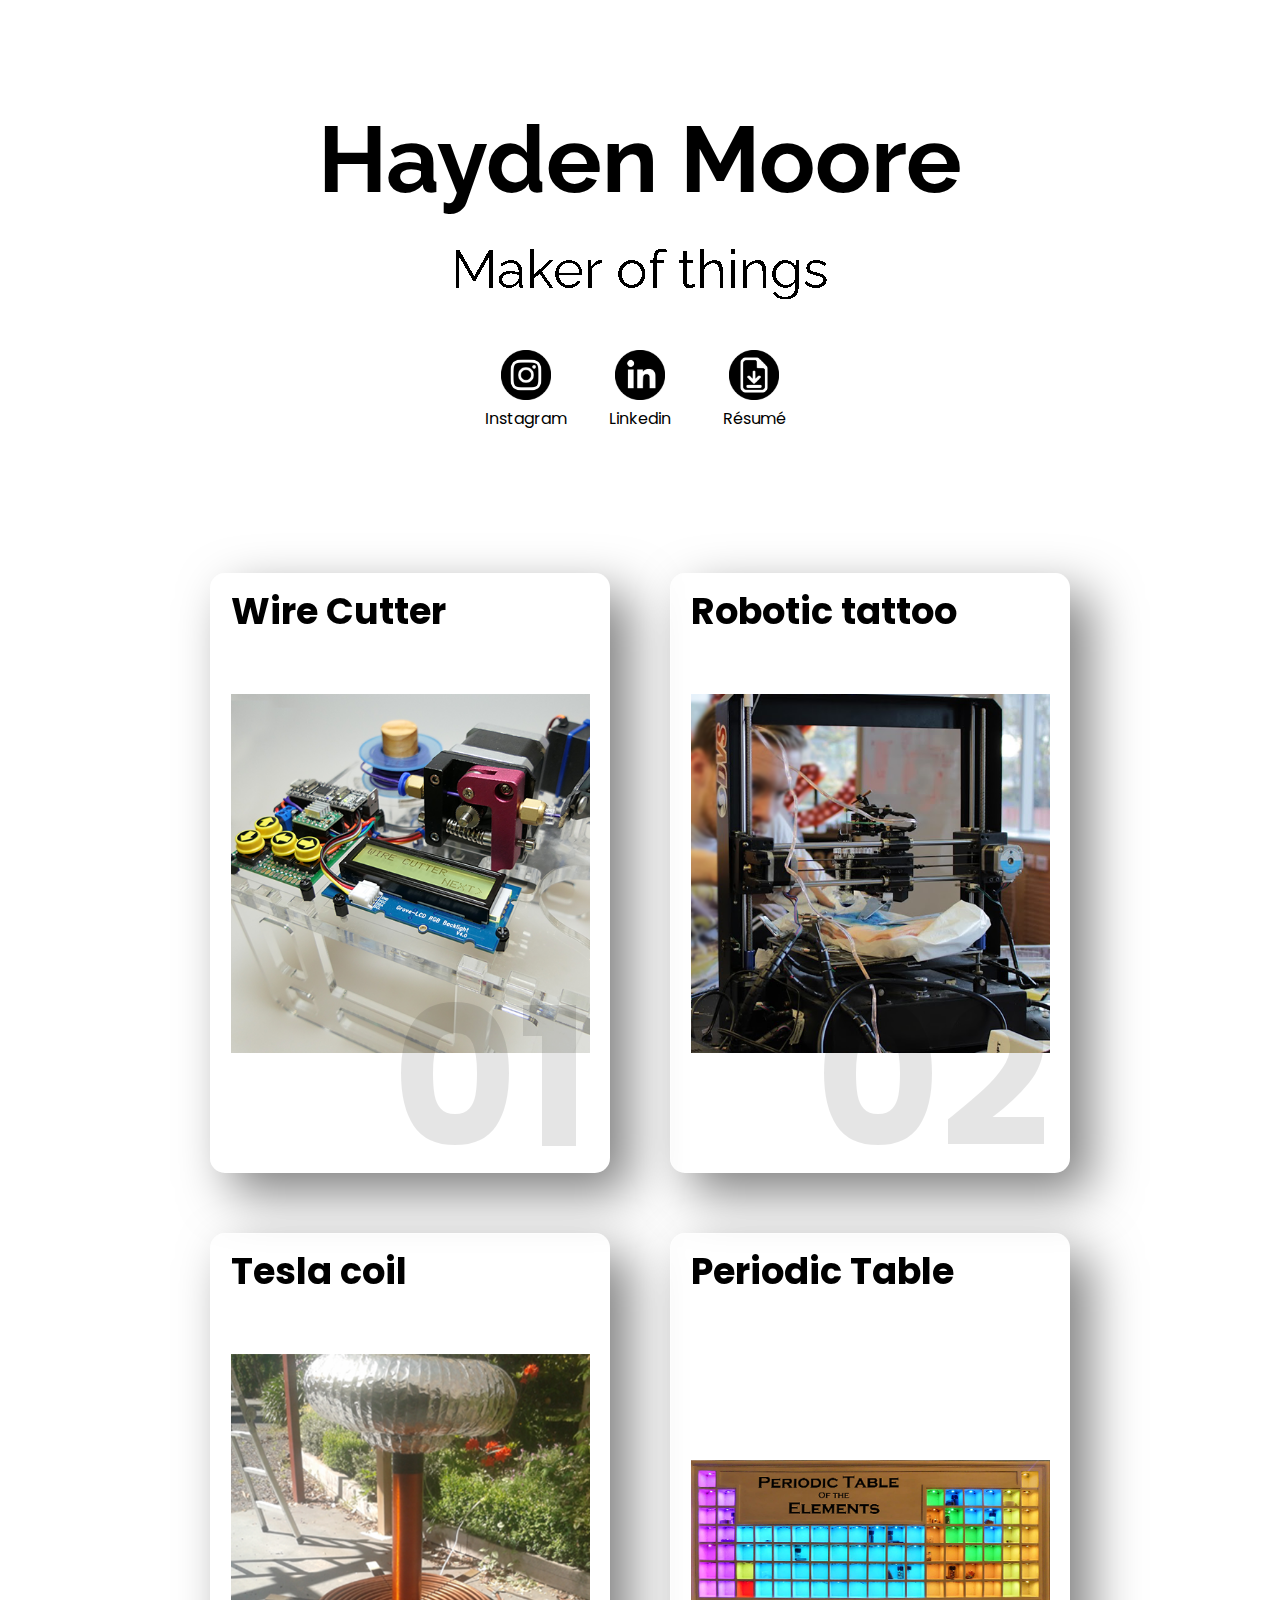
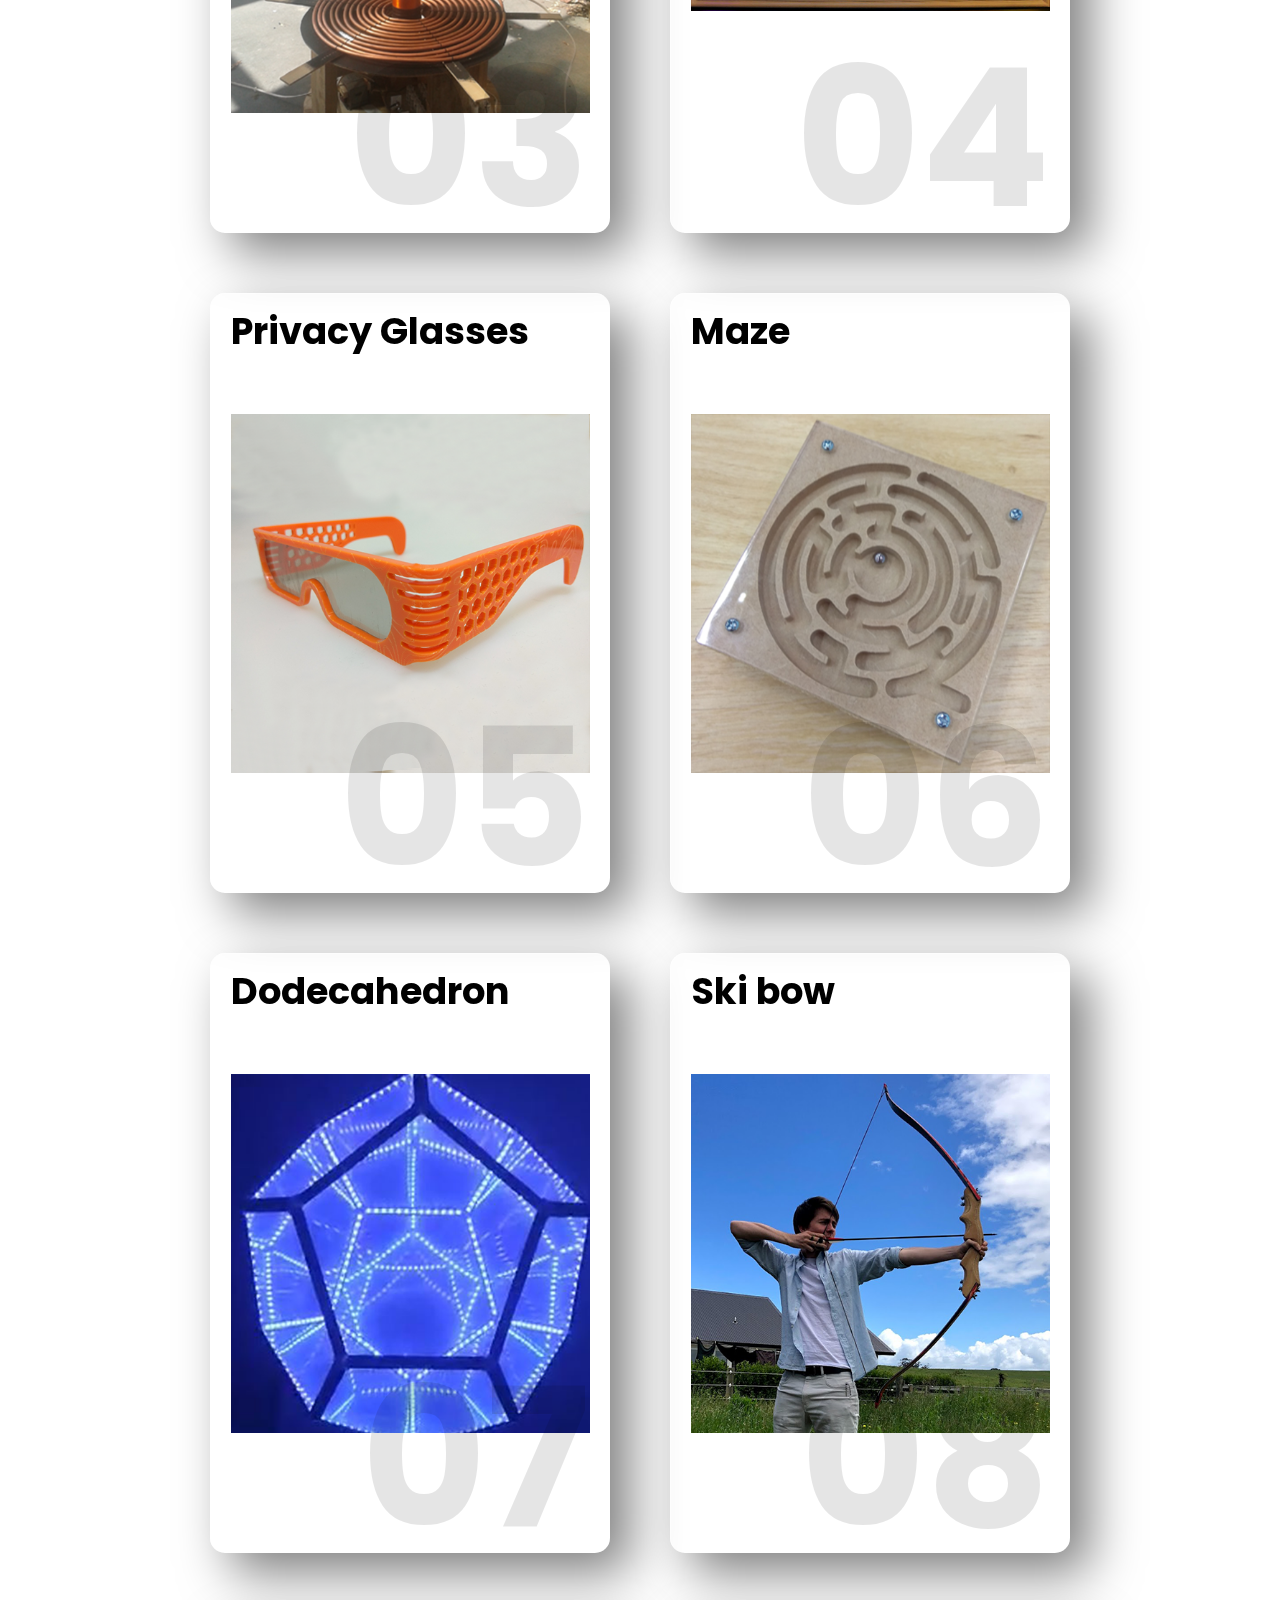
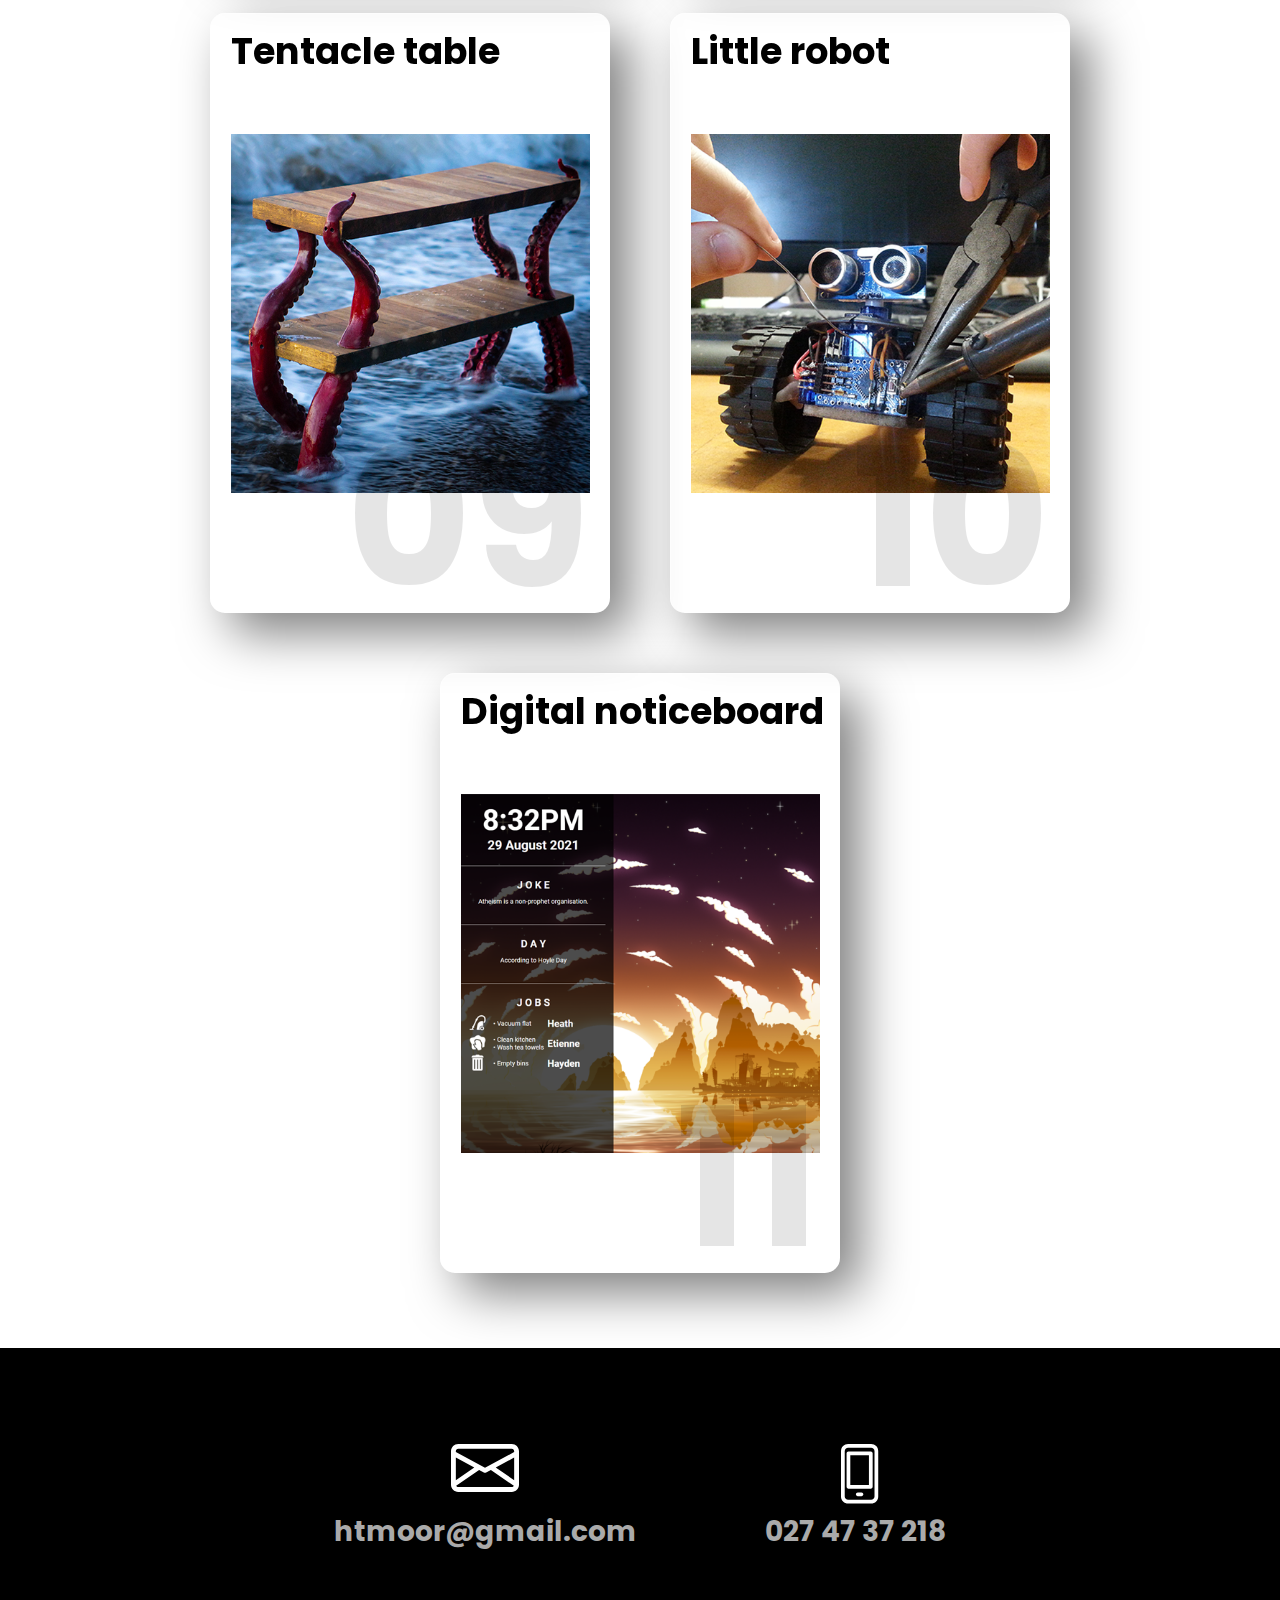
<file: index.html>
<!doctype html>
<html lang="en">

<head>
    <meta charset="utf-8">
    <meta name="viewport" content="width=device-width, initial-scale=1">

    <title>Hayden Moore</title>
    <meta name="description" content="Hayden Moore's portfolio website">
    <meta name="author" content="Hayden Moore">

    <link rel="icon" href="/favicon.ico">
    <link rel="icon" href="/favicon.svg" type="image/svg+xml">

    <link rel="preconnect" href="https://fonts.googleapis.com">
    <link rel="preconnect" href="https://fonts.gstatic.com" crossorigin>
    <link href="https://fonts.googleapis.com/css?family=Raleway:900&display=swap" rel="stylesheet">

    <link rel="preconnect" href="https://fonts.googleapis.com">
    <link rel="preconnect" href="https://fonts.gstatic.com" crossorigin>
    <link href="https://fonts.googleapis.com/css2?family=Poppins&display=swap" rel="stylesheet">

    <link rel="stylesheet" href="css/normalize.css">
    <link rel="stylesheet" href="css/styles.css?v=1.0">

</head>

<body>
    <div class="main">
        <h1>Hayden Moore</h1>

        <!-- The two texts -->
        <div id="container">
            <span id="text1"></span>
            <span id="text2"></span>
        </div>

        <ul class="nav">
            <li><a href="https://www.instagram.com/aych_moore/" target="_blank"><img src="/img/nav/instagram.png">
                    <p>Instagram</p>
                </a>
            </li>
            <li><a href="https://www.linkedin.com/in/hayden-moore-02a6ba140/" target="_blank"><img
                        src="/img/nav/linkedin.png">
                    <p>Linkedin</p>
                </a></li>
            <li><a href="Hayden Moore Resume 2023.pdf" target="_blank"><img src="/img/nav/resume.png">
                    <p>Résumé</p>
                </a></li>
        </ul>



        <!-- The SVG filter used to create the merging effect -->
        <svg id="filters">
            <defs>
                <filter id="threshold">
                    <!-- Basically just a threshold effect - pixels with a high enough opacity are set to full opacity, and all other pixels are set to completely transparent. -->
                    <feColorMatrix in="SourceGraphic" type="matrix" values="1 0 0 0 0
                                        0 1 0 0 0
                                        0 0 1 0 0
                                        0 0 0 255 -140" />
                </filter>
            </defs>
        </svg>

        <!-- CONTENT -->
        <div class="container">
            <div class="card">
                <div class="card-content">
                    <h2>01</h2>
                    <h3>Wire Cutter</h3>
                    <img src="/img/projects/wire-cutter.png">
                    <p>
                        I needed to cut thousands of pieces of wire to precise lengths. Instead of spending hours
                        cutting
                        those wires by hand, I created an automated machine to do it!
                    </p>
                </div>
            </div>
            <div class="card">
                <div class="card-content">
                    <h2>02</h2>
                    <h3>Robotic tattoo</h3>
                    <img src="/img/projects/cnc-tattoo.png">
                    <p>
                        A robot that that can give tattoos! Uses a modified 3D printer and real tattoo machine as a
                        base.
                    </p>
                </div>
            </div>
            <div class="card" id="tesla-coil">
                <div class="card-content">
                    <h2>03</h2>
                    <img src="/img/projects/tesla-coil.png">
                    <h3>Tesla coil</h3>
                    <p>
                        A Tesla Coil is an air-core transformer. My coil is capable of generating 500,000+ volt
                        meter-long
                        lightning bolts.
                    </p>
                </div>
            </div>
            <div class="card">
                <div class="card-content">
                    <h2>04</h2>
                    <h3>Periodic Table</h3>
                    <img src="/img/projects/periodic-table.png">
                    <p>
                        I have an element collection. It's like collecting the building-blocks of the universe! Each one
                        has
                        unique properties and aesthetics. Together, we built this LED display complete with a phone app
                        to
                        control various light-up configurations and animations.
                    </p>
                </div>
            </div>

            <div class="card">
                <div class="card-content">
                    <h2>05</h2>
                    <h3>Privacy Glasses</h3>
                    <img src="/img/projects/glasses.png">
                    <p>
                        I have modified an LCD monitor to display a blank screen. To everyone else the monitor is
                        broken. However, the wearer of these glasses can view the contents of the screen with ease.
                    </p>
                </div>
            </div>
            <div class="card">
                <div class="card-content">
                    <h2>06</h2>
                    <h3>Maze</h3>
                    <img src="/img/projects/maze.png">
                    <p>
                        I designed this maze as a starter project for students at Unleash Space to create on the CNC
                        router and laser cutter. Tilt the maze to direct the little ball bearing to the center!
                    </p>
                </div>
            </div>
            <div class="card">
                <div class="card-content">
                    <h2>07</h2>
                    <h3>Dodecahedron</h3>
                    <img src="/img/projects/dodecahedron.png">
                    <p>
                        I made this dodecahedron infinity mirror as an attention grabbing artifact for Shwoop (A digital
                        engagement start-up).
                    </p>
                </div>
            </div>

            <div class="card">
                <div class="card-content">
                    <h2>08</h2>
                    <h3>Ski bow</h3>
                    <img src="/img/projects/ski-bow.png">
                    <p>
                        A recurve target bow for archery made from a pair of old skis.
                    </p>
                </div>
            </div>
            <div class="card">
                <div class="card-content">
                    <h2>09</h2>
                    <h3>Tentacle table</h3>
                    <img src="/img/projects/tentacle.png">
                    <p>
                        This custom bed-side table is digitally sculpted, posed, then 3D printed and painted.
                    </p>
                </div>
            </div>
            <div class="card">
                <div class="card-content">
                    <h2>10</h2>
                    <h3>Little robot</h3>
                    <img src="/img/projects/robot.png">
                    <p>
                        This little robot can navigate autonomously. This photo also came
                        second in the 2014 University of Auckland Science photo competition.
                    </p>
                </div>
            </div>
            <div class="card">
                <div class="card-content">
                    <h2>11</h2>
                    <h3>Digital noticeboard</h3>
                    <img src="/img/projects/noticeboard.png">
                    <p>
                        The digital noticeboard lives in my flat's kitchen and displays a daily joke, wallpaper and a
                        weekly rotating job roster.
                    </p>
                </div>
            </div>
        </div>
        <div class="spacer"></div>

    </div>




    </div>

    <div class="footer">
        <div class="bubbles">
            <div class="bubble"
                style="--size:5.9703345175802855rem; --distance:8.529947804186623rem; --position:42.38342182148804%; --time:3.982602881649853s; --delay:-2.8589355931110276s;">
            </div>
            <div class="bubble"
                style="--size:2.3559854160723877rem; --distance:9.992484816794228rem; --position:55.22950453425746%; --time:3.71924774325108s; --delay:-2.117776959350792s;">
            </div>
            <div class="bubble"
                style="--size:4.873511025485091rem; --distance:9.327305518134523rem; --position:48.41033619297386%; --time:2.211198735715268s; --delay:-2.765565163202594s;">
            </div>
            <div class="bubble"
                style="--size:3.519135526957945rem; --distance:6.625735358884471rem; --position:20.744631214085324%; --time:2.753432858350943s; --delay:-2.6796589022467256s;">
            </div>
            <div class="bubble"
                style="--size:2.708375505822505rem; --distance:8.438692524524477rem; --position:93.38403067868342%; --time:2.691334516368349s; --delay:-3.9389739676657625s;">
            </div>
            <div class="bubble"
                style="--size:4.958320671871516rem; --distance:9.028209280947642rem; --position:25.082415718221693%; --time:2.1097835393211533s; --delay:-3.2196268626264954s;">
            </div>
            <div class="bubble"
                style="--size:3.568195801786728rem; --distance:6.533375193155956rem; --position:85.60094402694665%; --time:3.285421926937381s; --delay:-2.7370798960702247s;">
            </div>
            <div class="bubble"
                style="--size:4.509853054660345rem; --distance:6.944930915721107rem; --position:5.719875906649021%; --time:3.93837305586026s; --delay:-3.4658845321255893s;">
            </div>
            <div class="bubble"
                style="--size:5.167868392549164rem; --distance:8.438921893096982rem; --position:84.46472619062445%; --time:2.2053364128021022s; --delay:-3.26424203411364s;">
            </div>
            <div class="bubble"
                style="--size:3.0957074123040336rem; --distance:6.3604364113684575rem; --position:46.47005519238253%; --time:2.235452293399975s; --delay:-2.4608126460243067s;">
            </div>
        </div>
        <div class="content">
            <div class="column">
                <img src="img/email.svg" alt="Email icon">
                <h3><a href="mailto:htmoor@gmail.com">htmoor@gmail.com</a></h3>
            </div>
            <div class="column">
                <img src="img/phone.svg" alt="Phone icon">
                <h3><a href="tel:027-47-37-218">027 47 37 218</a></h3>
            </div>
        </div>
    </div>
    <svg style="position: fixed; top: 100vh">
        <defs>
            <filter id="blob">
                <feGaussianBlur in="SourceGraphic" stdDeviation="10" result="blur"></feGaussianBlur>
                <feColorMatrix in="blur" mode="matrix" values="1 0 0 0 0  0 1 0 0 0  0 0 1 0 0  0 0 0 19 -9"
                    result="blob"></feColorMatrix>
                <feComposite in="SourceGraphic" in2="blob" operator="atop"></feComposite>
            </filter>
        </defs>
    </svg>

    <script src="js/scripts.js" defer></script>
    <script type="text/javascript" src="js/vanilla-tilt.js"></script>
    <script>
        VanillaTilt.init(document.querySelectorAll(".card"), {
            max: 10,
            speed: 400,
            glare: true,
            "max-glare": 1
        });
    </script>
</body>

</html>
</file>
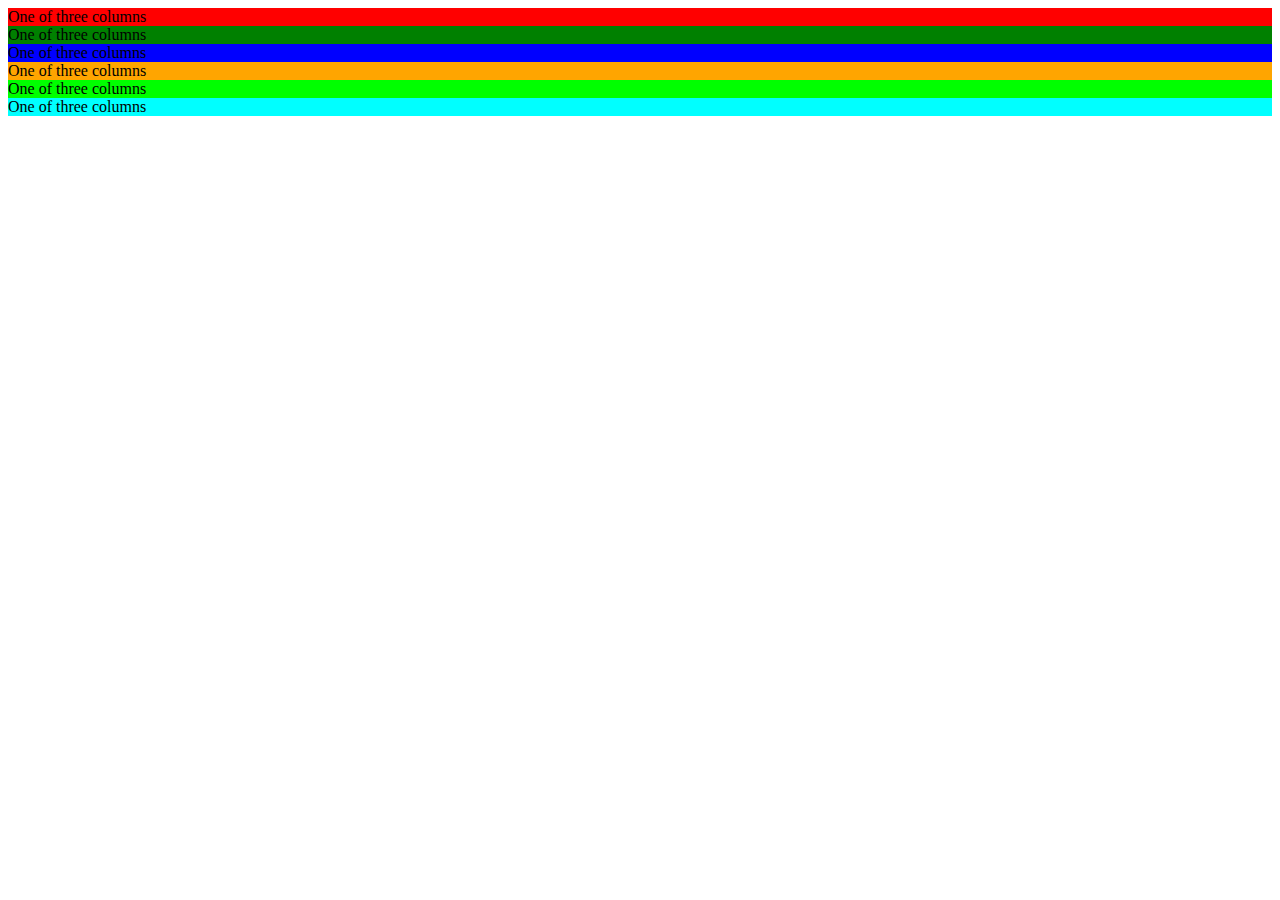
<file: tests/index.html>
<!doctype html>

<html lang="en">
	<head>
		<meta charset="utf-8">
		<meta name="viewport" content="width=device-width, initial-scale=1">

		<title>Hayden Moore</title>
		<meta name="description" content="Hayden Moore personal website">
		<meta name="author" content="Hayden Moore">
		
		<!-- Bootstrap CSS -->
		<link rel="stylesheet" href="https://stackpath.bootstrapcdn.com/bootstrap/4.1.3/css/bootstrap.min.css" integrity="sha384-MCw98/SFnGE8fJT3GXwEOngsV7Zt27NXFoaoApmYm81iuXoPkFOJwJ8ERdknLPMO" crossorigin="anonymous">

		<!-- Style CSS -->
		<link rel="stylesheet" href="style.css">

	</head>
	<body>
		<div class="container-fluid">
		  <div class="row" style="background-color:purple">
			<div class="col-sm-4 col-md-2" style="background-color:red">
			  One of three columns
			</div>
			<div class="col-sm-4 col-md-2" style="background-color:green">
			  One of three columns
			</div>
			<div class="col-sm-4 col-md-2" style="background-color:blue">
			  One of three columns
			</div>
			<div class="col-sm-4 col-md-2" style="background-color:orange">
			  One of three columns
			</div>
			<div class="col-sm-4 col-md-2" style="background-color:lime">
			  One of three columns
			</div>
			<div class="col-sm-4 col-md-2" style="background-color:cyan">
			  One of three columns
			</div>
		  </div>
		</div>

		<!-- Optional JavaScript -->
		<!-- jQuery first, then Popper.js, then Bootstrap JS -->
		<script src="https://code.jquery.com/jquery-3.3.1.slim.min.js" integrity="sha384-q8i/X+965DzO0rT7abK41JStQIAqVgRVzpbzo5smXKp4YfRvH+8abtTE1Pi6jizo" crossorigin="anonymous"></script>
		<script src="https://cdnjs.cloudflare.com/ajax/libs/popper.js/1.14.3/umd/popper.min.js" integrity="sha384-ZMP7rVo3mIykV+2+9J3UJ46jBk0WLaUAdn689aCwoqbBJiSnjAK/l8WvCWPIPm49" crossorigin="anonymous"></script>
		<script src="https://stackpath.bootstrapcdn.com/bootstrap/4.1.3/js/bootstrap.min.js" integrity="sha384-ChfqqxuZUCnJSK3+MXmPNIyE6ZbWh2IMqE241rYiqJxyMiZ6OW/JmZQ5stwEULTy" crossorigin="anonymous"></script>
	</body>
</html>
</file>
<file: css/styles.css>
:root {
  --primary: black;
  --secondary: white;
}

*{
    margin:0;
    padding: 0;
    box-sizing: border-box;
    font-family: 'Poppins', sans-serif;
    line-height: 1.5;
}

body {
    margin: 0px;
    display: grid;
    grid-template-rows: 1fr auto;
    grid-template-areas: "main" "footer";
    min-height: 100vh;
  }

h1{
    font-family: 'Raleway', sans-serif;
    font-size: 70pt;
    text-align: center;
    margin:0;
    margin-top:10vh;
    color:var(--primary);
}
/* ============================================== NAV */
.nav{
  display: flex;
  justify-content:center;
  flex-wrap: wrap;
  align-items: center;
  margin-top:120px;
  list-style: none;
  z-index: 2;
  

}

.nav a img{
  width:50px;
  margin:0 2em;
  transition: transform .2s;
}

.nav a:hover img{
  transform: scale(1.2);

}

.noDecoration, a:link, a:visited {
  text-decoration: none;
}

.nav a p{
  
  text-align: center;
  color:var(--primary);
  font-weight: 400;
}

.nav a:hover p{
  font-weight: 800;
}

/* ============================================== TEXT MORPHING */
#container {
  filter: url(#threshold) blur(0.6px);
}

#text1, #text2 {
  position: absolute;
  width: 100%;
  display: inline-block;
  
  font-family: 'Raleway', sans-serif;
  font-size: 40pt;
  
  text-align: center;
  
  user-select: none;
  color:var(--primary);
}



  .main{
    /* background-image:url("/img/16.png"); */
    background-color:var(--secondary);
    background-attachment: fixed; 
    background-size: cover;
  }

/* ================================================== SCROLL BAR */
  /* width */
::-webkit-scrollbar {
  width: 10px;
}

/* Track */
::-webkit-scrollbar-track {
  background: var(--secondary);
}

/* Handle */
::-webkit-scrollbar-thumb {
  background: var(--primary);
}


  /* ================================================== SPACER */
  .spacer{
    height:5vh;
  }
  

  /* ================================================== FOOTER BLOBS */
  body .footer {
    z-index: 1;
    --footer-background:var(--primary);
    display: grid;
    position: relative;
    grid-area: footer;
    min-height: 12rem;
  }
  body .footer .bubbles {
    position: absolute;
    top: 0;
    left: 0;
    right: 0;
    height: 1rem;
    background: var(--footer-background);
    filter: url("#blob");
  }
  body .footer .bubbles .bubble {
    position: absolute;
    left: var(--position, 50%);
    background: var(--footer-background);
    border-radius: 100%;
    -webkit-animation: bubble-size var(--time, 4s) ease-in infinite var(--delay, 0s), bubble-move var(--time, 4s) ease-in infinite var(--delay, 0s);
            animation: bubble-size var(--time, 4s) ease-in infinite var(--delay, 0s), bubble-move var(--time, 4s) ease-in infinite var(--delay, 0s);
    transform: translate(-50%, 100%);
  }
  body .footer .content {
    z-index: 2;
    padding: 2rem;
    background: var(--footer-background);
    display: flex;
    justify-content:center;
    flex-wrap: wrap;
    align-items: center;
    
  }



  body .footer .content .column{
    text-align:center;
    padding:5vw;
  }

  body .footer .content .column h3 a{
    color:#aaaaaa;
    font-size:1.5em;
    text-decoration: none;
  }

  body .footer .content .column img{   
      height:60px;
      margin:0;
  }
  
  @-webkit-keyframes bubble-size {
    0%, 75% {
      width: var(--size, 4rem);
      height: var(--size, 4rem);
    }
    100% {
      width: 0rem;
      height: 0rem;
    }
  }
  
  @keyframes bubble-size {
    0%, 75% {
      width: var(--size, 4rem);
      height: var(--size, 4rem);
    }
    100% {
      width: 0rem;
      height: 0rem;
    }
  }
  @-webkit-keyframes bubble-move {
    0% {
      bottom: -4rem;
    }
    100% {
      bottom: var(--distance, 10rem);
    }
  }
  @keyframes bubble-move {
    0% {
      bottom: -4rem;
    }
    100% {
      bottom: var(--distance, 10rem);
    }
  }

.container{
    position: relative;
    display: flex;
    justify-content:center;
    flex-wrap: wrap;
    z-index: 1;
    max-width: 1920px;
    align-items: center;
    margin:0 auto;
    margin-top:-5vh

}

.container .card{
    position: relative;
    width:400px;
    height: 600px;
    margin: 30px;
    padding:20px;
    box-shadow: 20px 20px 50px rgba(0,0,0,0.5);
    border-radius: 15px;
    background: rgba(255,255,255,0.1);
    overflow:hidden;
    display:flex;
    justify-content: center;
    align-items: center;
    border-top: 1px solid rgba(255,255,255,0.5);
    border-left: 1px solid rgb(255,255,255,0.5);
    backdrop-filter: blur(5px);
    

}

.card-content{
    display:flex;
    align-items: center;
}

.container .card .card-content p{
    transform: translateY(100px);
    opacity: 0;
    transition: 0.5s;
    position: absolute;
    margin-top:-60px;
    margin-left:15px;
    margin-right:35px;


}

.container .card:hover .card-content p{
    transform: translateY(0px);
    opacity: 1;
}

.container .card .card-content img{
    /* transform: translateY(100px); */
    opacity: 1;
    transition: 0.5s;
    width:100%;
    display:block;
    margin:0 auto;
    /* -webkit-filter: grayscale(100%);
    filter: grayscale(100%); */

}

.container .card:hover .card-content img{
    /* transform: translateY(-100px); */
    opacity: 0.2;
}



.container .card .card-content h2{
    position: absolute;
    bottom: -50px;
    right: 20px;
    font-size:12em;
    color: rgba(0,0,0,0.1);
    pointer-events:none;
    z-index: 2;
}

.container .card .card-content h3{
    font-size:2.3em;
    color: var(--primary);
    z-index: 1;
    position: absolute;
    top:10px;
}

.container .card .card-content p{
    font-size:1.3em;
    color: var(--primary);
    font-weight: 300;
}
</file>
<file: tests/style.css>
/*
// Extra small devices (portrait phones, less than 576px)
// No media query for `xs` since this is the default in Bootstrap

// Small devices (landscape phones, 576px and up)
@media (min-width: 576px) { ... }

// Medium devices (tablets, 768px and up)
@media (min-width: 768px) { ... }

// Large devices (desktops, 992px and up)
@media (min-width: 992px) { ... }

// Extra large devices (large desktops, 1200px and up)
@media (min-width: 1200px) { ... }
*/
</file>
